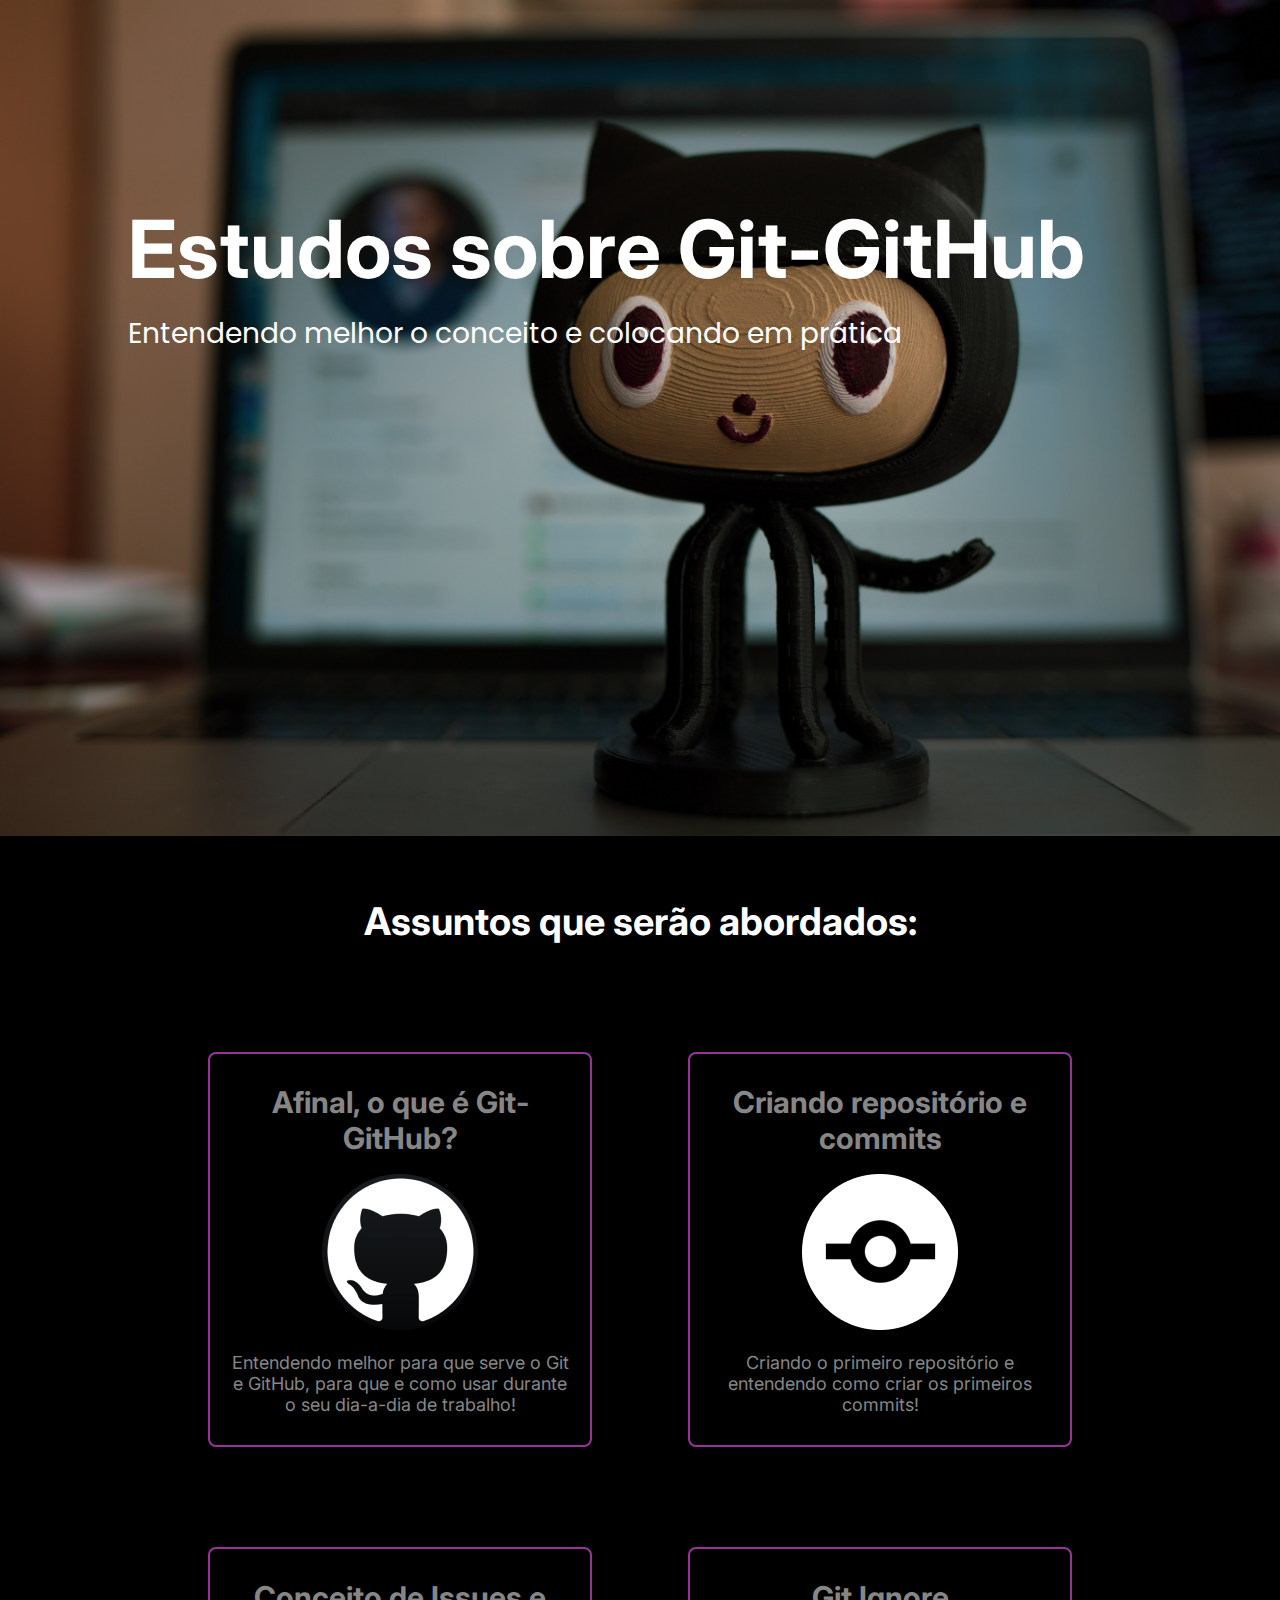
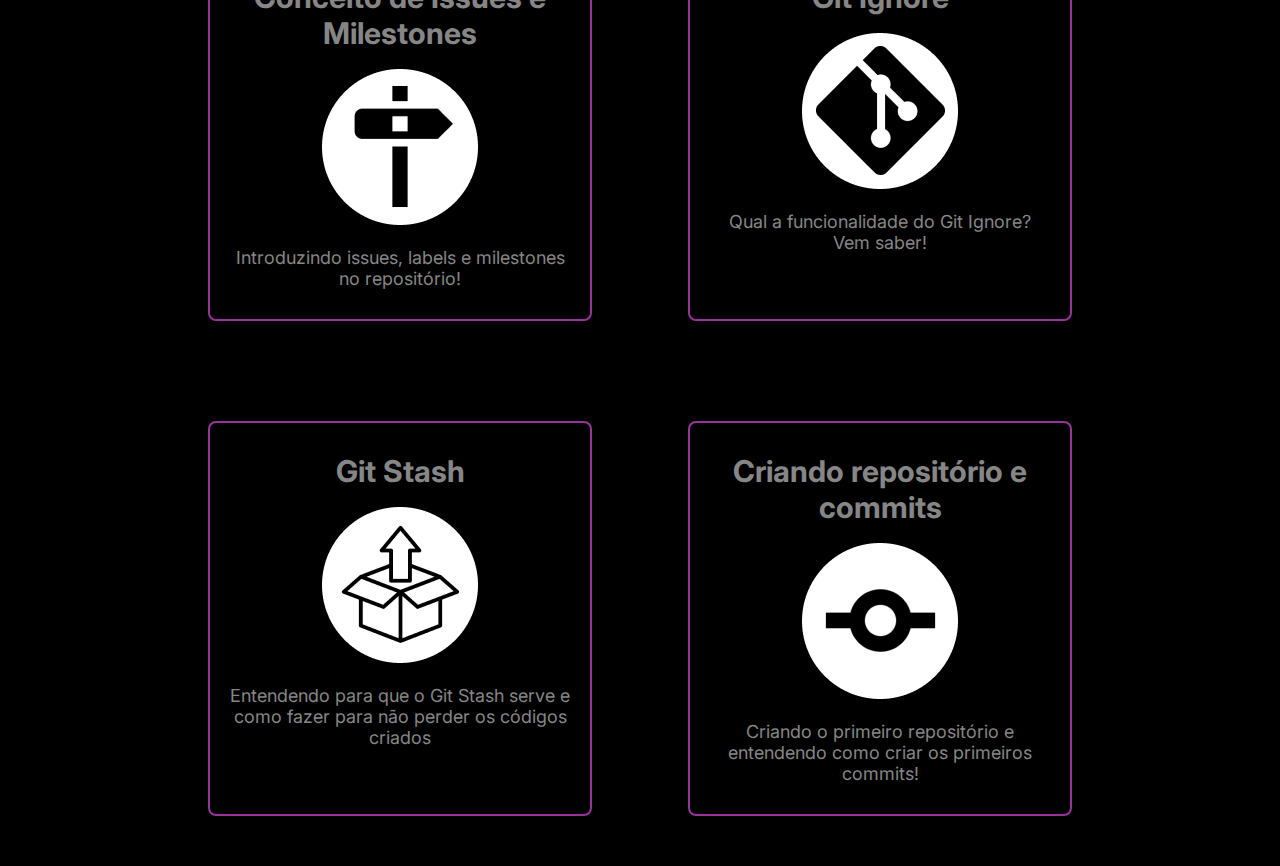
<file: index.html>
<!DOCTYPE html>
<html lang="pt-br">
<head>
    <meta charset="UTF-8">
    <meta name="viewport" content="width=device-width, initial-scale=1.0">
    <title>Estudos sobre Git-GitHub</title>
    <link rel="stylesheet" href="style.css">
</head>
<body>
    <header>
        <div class="caixa">
            <img class="github" src="assets/github.jpg" alt="imagem-github">

            <nav> <h1>Estudos sobre Git-GitHub</h1>
                <h2 class="subtitulo"> Entendendo melhor o conceito e colocando em prática</h2>
            </nav>
        </div>

        <main>
            <h2 class="assunto-principal">Assuntos que serão abordados: </h2>
            <ul class="itens-estudo">
                <li>
                    <h2><a href="page1/page1.html">Afinal, o que é Git-GitHub?</a></h2>
                    <img src="assets/icone-git.png.png" alt="icone">
                    <p class="descricao">Entendendo melhor para que serve o Git e GitHub, para que e como usar durante o seu dia-a-dia de trabalho!</p>
                </li>
                <li>
                    <h2><a href="page2/page2.html">Criando repositório e commits</a></h2>
                    <img src="assets/commit.png" alt="icone">
                    <p class="descricao">Criando o primeiro repositório e entendendo como criar os primeiros commits!</p>
                </li>
                
            </ul>

            <ul class="itens-estudo2">
                <li>
                    <h2><a href="page3/page3.html">Conceito de Issues e Milestones</a></h2>
                    <img src="assets/milestones.png" alt="icone">
                    <p class="descricao">Introduzindo issues, labels e milestones no repositório!</p>
                </li>
                <li>
                    <h2><a href="page4/page4.html">Git Ignore</a></h2>
                    <img src="assets/gitignore.png" alt="icone">
                    <p class="descricao">Qual a funcionalidade do Git Ignore? Vem saber!</p>
                </li>
                
            </ul>

            <ul class="itens-estudo">
                <li>
                    <h2><a href="page5/page5.html">Git Stash</a></h2>
                    <img src="assets/stash.png" alt="icone">
                    <p class="descricao">Entendendo para que o Git Stash serve e como fazer para não perder os códigos criados</p>
                </li>
                <li>
                    <h2><a href="page2/page2.html">Criando repositório e commits</a></h2>
                    <img src="assets/commit.png" alt="icone">
                    <p class="descricao">Criando o primeiro repositório e entendendo como criar os primeiros commits!</p>
                </li>
                
            </ul>
        </main>
        
    </header>
    
</body>
</html>
</file>
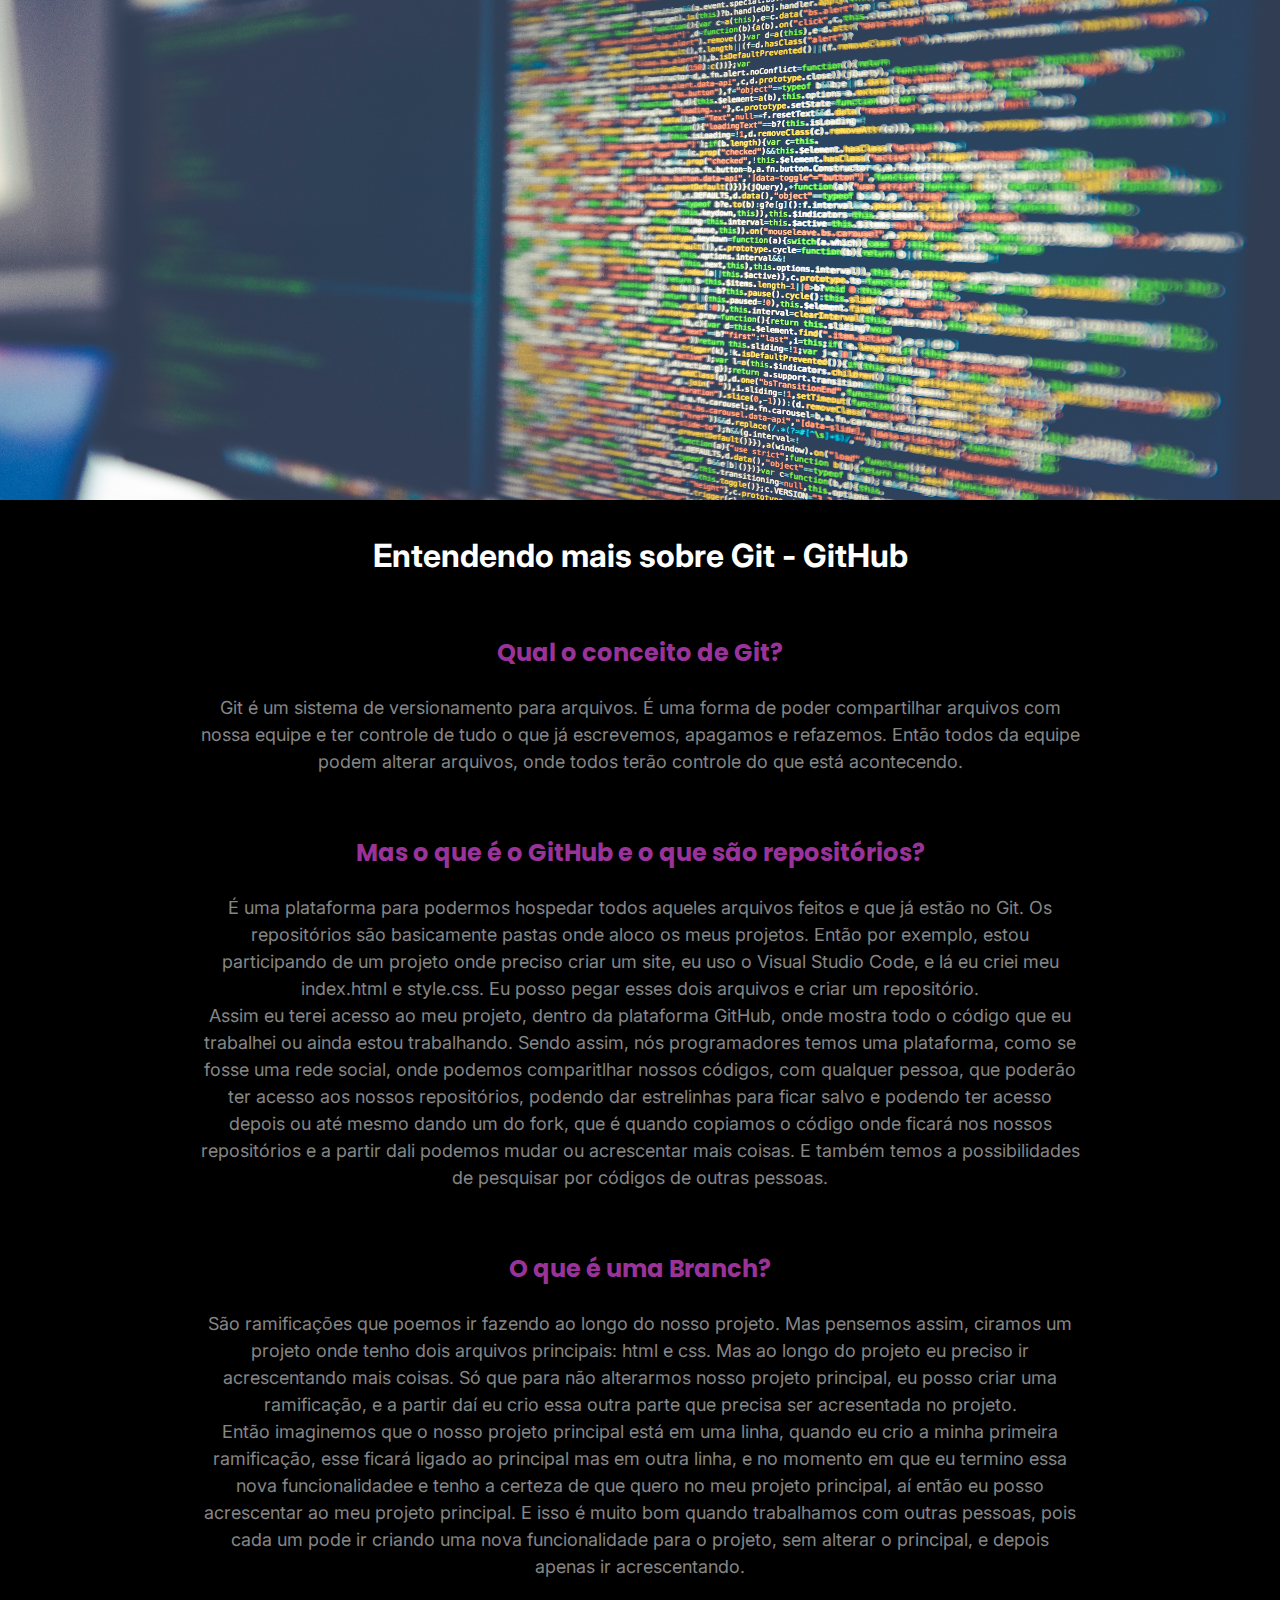
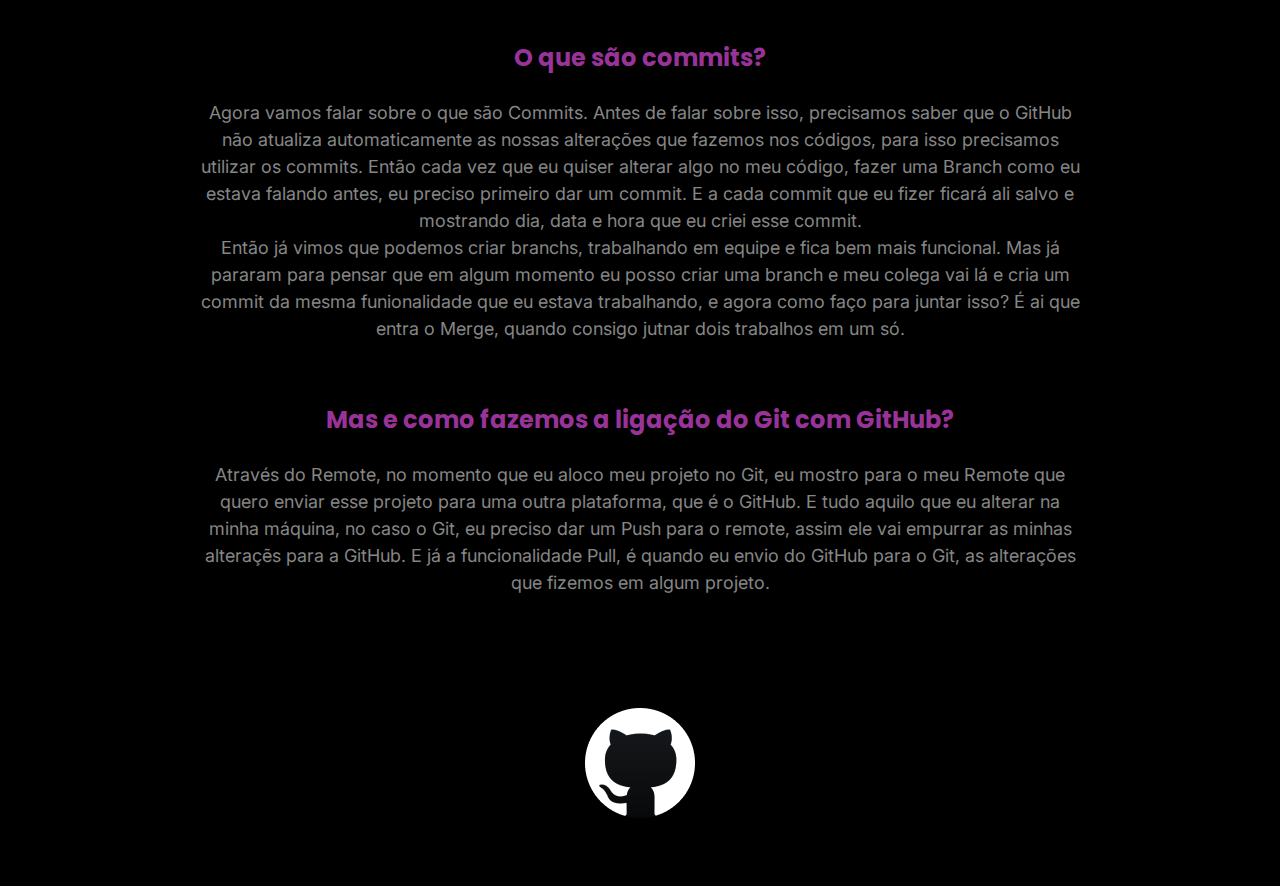
<file: page1/page1.html>
<!DOCTYPE html>
<html lang="pt-br">
<head>
    <meta charset="UTF-8">
    <meta name="viewport" content="width=device-width, initial-scale=1.0">
    <title>Estudos sobre Git-GitHub</title>
    <link rel="stylesheet" href="page1.css">
    
</head>
<body>

    <img class="principal" src="page1.jpeg" alt="">
    
    <div class="page1">

        <h1 class="titulo">Entendendo mais sobre Git - GitHub</h1>

        <h2 class="subtitulo">Qual o conceito de Git?</h2>
        <p class="texto">
            Git é um sistema de versionamento para arquivos. É uma forma de poder compartilhar arquivos com nossa equipe e ter controle de tudo o que já escrevemos, apagamos e refazemos.
            Então todos da equipe podem alterar arquivos, onde todos terão controle do que está acontecendo.
        </p>

        <h2 class="subtitulo">
            Mas o que é o GitHub e o que são repositórios?
        </h2>
        <p class="texto">
            É uma plataforma para podermos hospedar todos aqueles arquivos feitos e que já estão no Git.
            Os repositórios são basicamente pastas onde aloco os meus projetos. Então por exemplo, estou participando de um projeto onde preciso criar um site, eu uso o Visual Studio Code, e lá eu criei meu index.html e style.css. Eu posso pegar esses dois arquivos e criar um repositório.<br>
            Assim eu terei acesso ao meu projeto, dentro da plataforma GitHub, onde mostra todo o código que eu trabalhei ou ainda estou trabalhando. Sendo assim, nós programadores temos uma plataforma, como se fosse uma rede social, onde podemos comparitlhar nossos códigos, com qualquer pessoa, que poderão ter acesso aos nossos repositórios, podendo dar estrelinhas para ficar salvo e podendo ter acesso depois ou até mesmo dando um do fork, que é quando copiamos o código onde ficará nos nossos repositórios e a partir dali podemos mudar ou acrescentar mais coisas. 
            E também temos a possibilidades de pesquisar por códigos de outras pessoas.
        </p>

        <h2 class="subtitulo">O que é uma Branch?</h2>
        <p class="texto">
            São ramificações que poemos ir fazendo ao longo do nosso projeto. Mas pensemos assim, ciramos um projeto onde tenho dois arquivos principais: html e css. Mas ao longo do projeto eu preciso ir acrescentando mais coisas. 
            Só que para não alterarmos nosso projeto principal, eu posso criar uma ramificação, e a partir daí eu crio essa outra parte que precisa ser acresentada no projeto. <br>
            Então imaginemos que o nosso projeto principal está em uma linha, quando eu crio a minha primeira ramificação, esse ficará ligado ao principal mas em outra linha, e no momento em que eu termino essa nova funcionalidadee e tenho a certeza de que quero no  meu projeto principal, aí então eu posso acrescentar ao meu projeto principal. E isso é muito bom quando trabalhamos com outras pessoas, pois cada um pode ir criando uma nova funcionalidade para o projeto, sem alterar o principal, e depois apenas ir acrescentando.
        </p>

        <h2 class="subtitulo">O que são commits?</h2>
        <p class="texto">
            Agora vamos falar sobre o que são Commits. Antes de falar sobre isso, precisamos saber que o GitHub não atualiza automaticamente as nossas alterações que fazemos nos códigos, para isso precisamos utilizar os commits. 
            Então cada vez que eu quiser alterar algo no meu código, fazer uma Branch como eu estava falando antes, eu preciso primeiro dar um commit. E a cada commit que eu fizer ficará ali salvo e mostrando dia, data e hora que eu criei esse commit. <br>
            Então já vimos que podemos criar branchs, trabalhando em equipe e fica bem mais funcional. Mas já pararam para pensar que em algum momento eu posso criar uma branch e meu colega vai lá e cria um commit da mesma funionalidade que eu estava trabalhando, e agora como faço para juntar isso? 
            É ai que entra o Merge, quando consigo jutnar dois trabalhos em um só.
        </p>

        <h2 class="subtitulo">Mas e como fazemos a ligação do Git com GitHub?</h2>
        <p class="texto">
            Através do Remote, no momento que eu aloco meu projeto no Git, eu mostro para o meu Remote que quero enviar esse projeto para uma outra plataforma, que é o GitHub.
            E tudo aquilo que eu alterar na minha máquina, no caso o Git, eu preciso dar um Push para o remote, assim ele vai empurrar as minhas alteraçẽs para a GitHub. E já a funcionalidade Pull, é quando eu envio do GitHub para o Git, as alterações que fizemos em algum projeto.
        </p>
        

            <img class="icone" src="icone-git.png" alt="icone">
        
    </div>
</body>
</html>
</file>
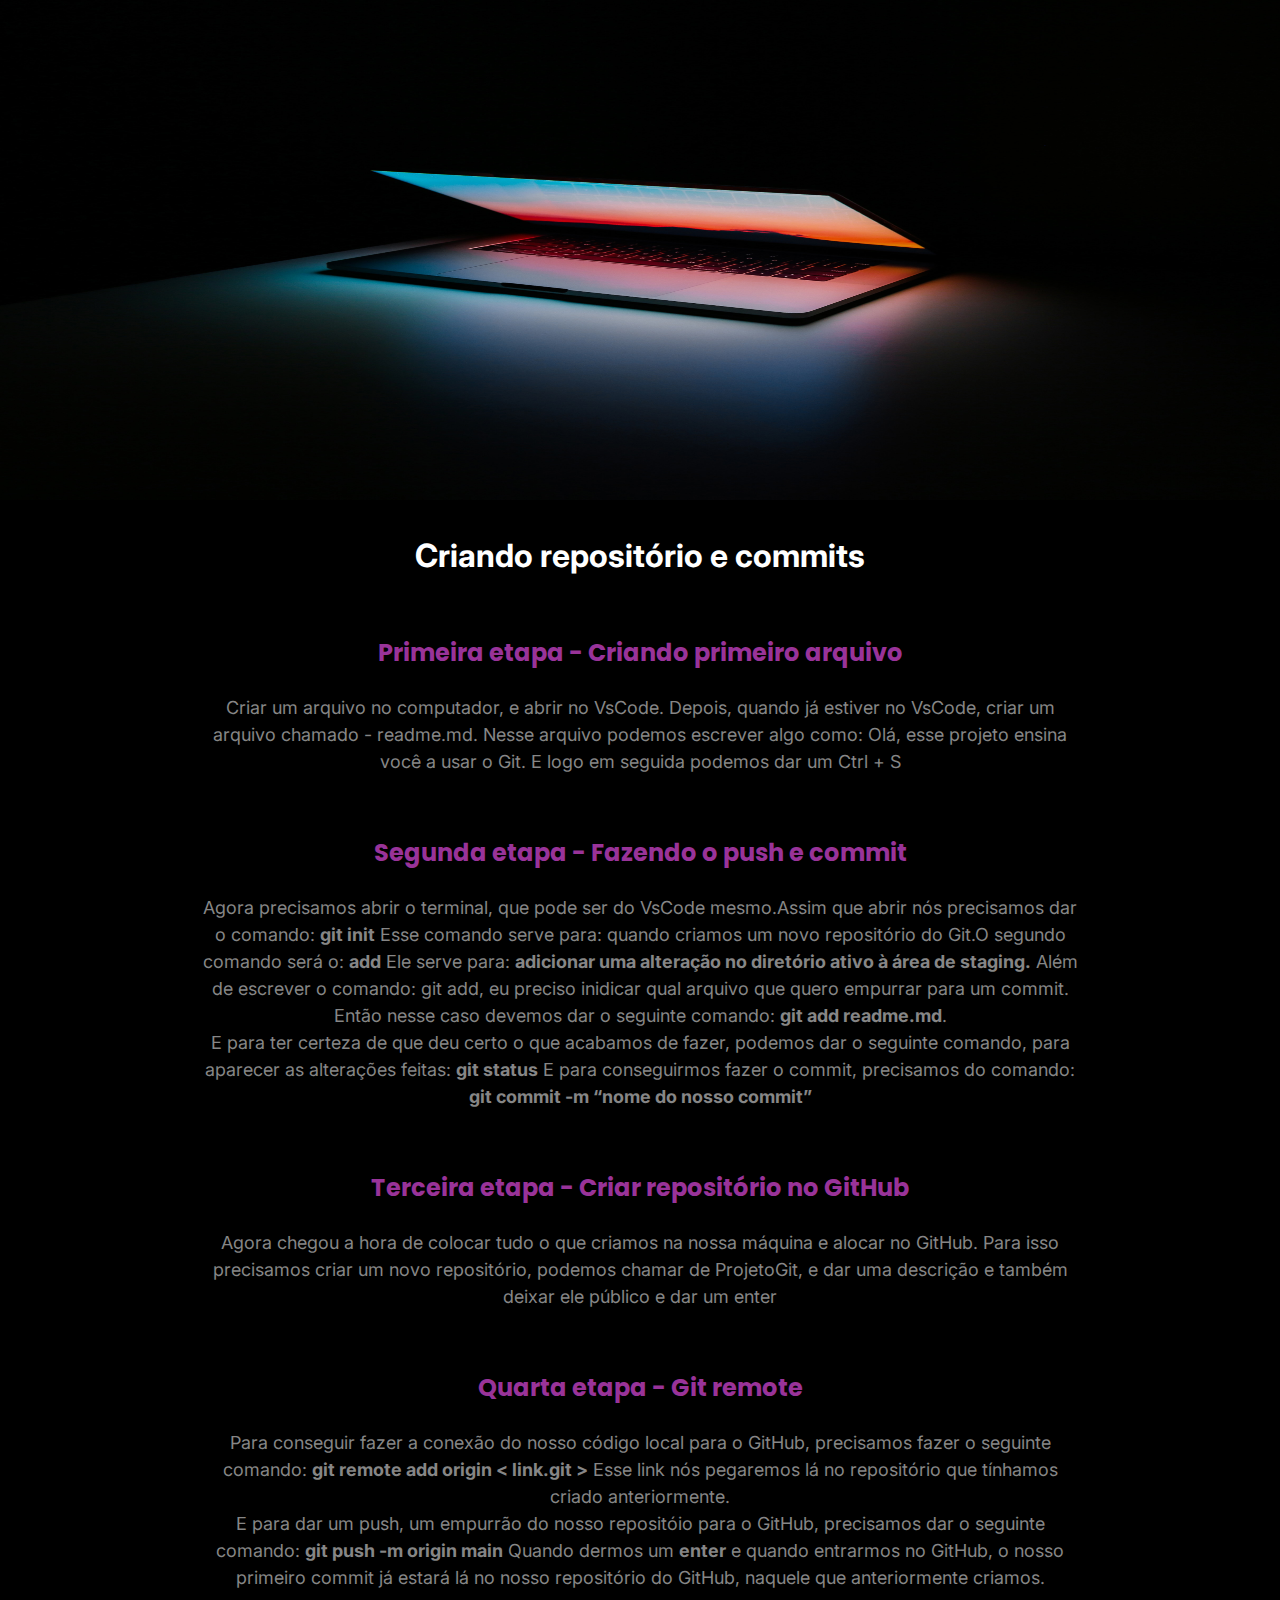
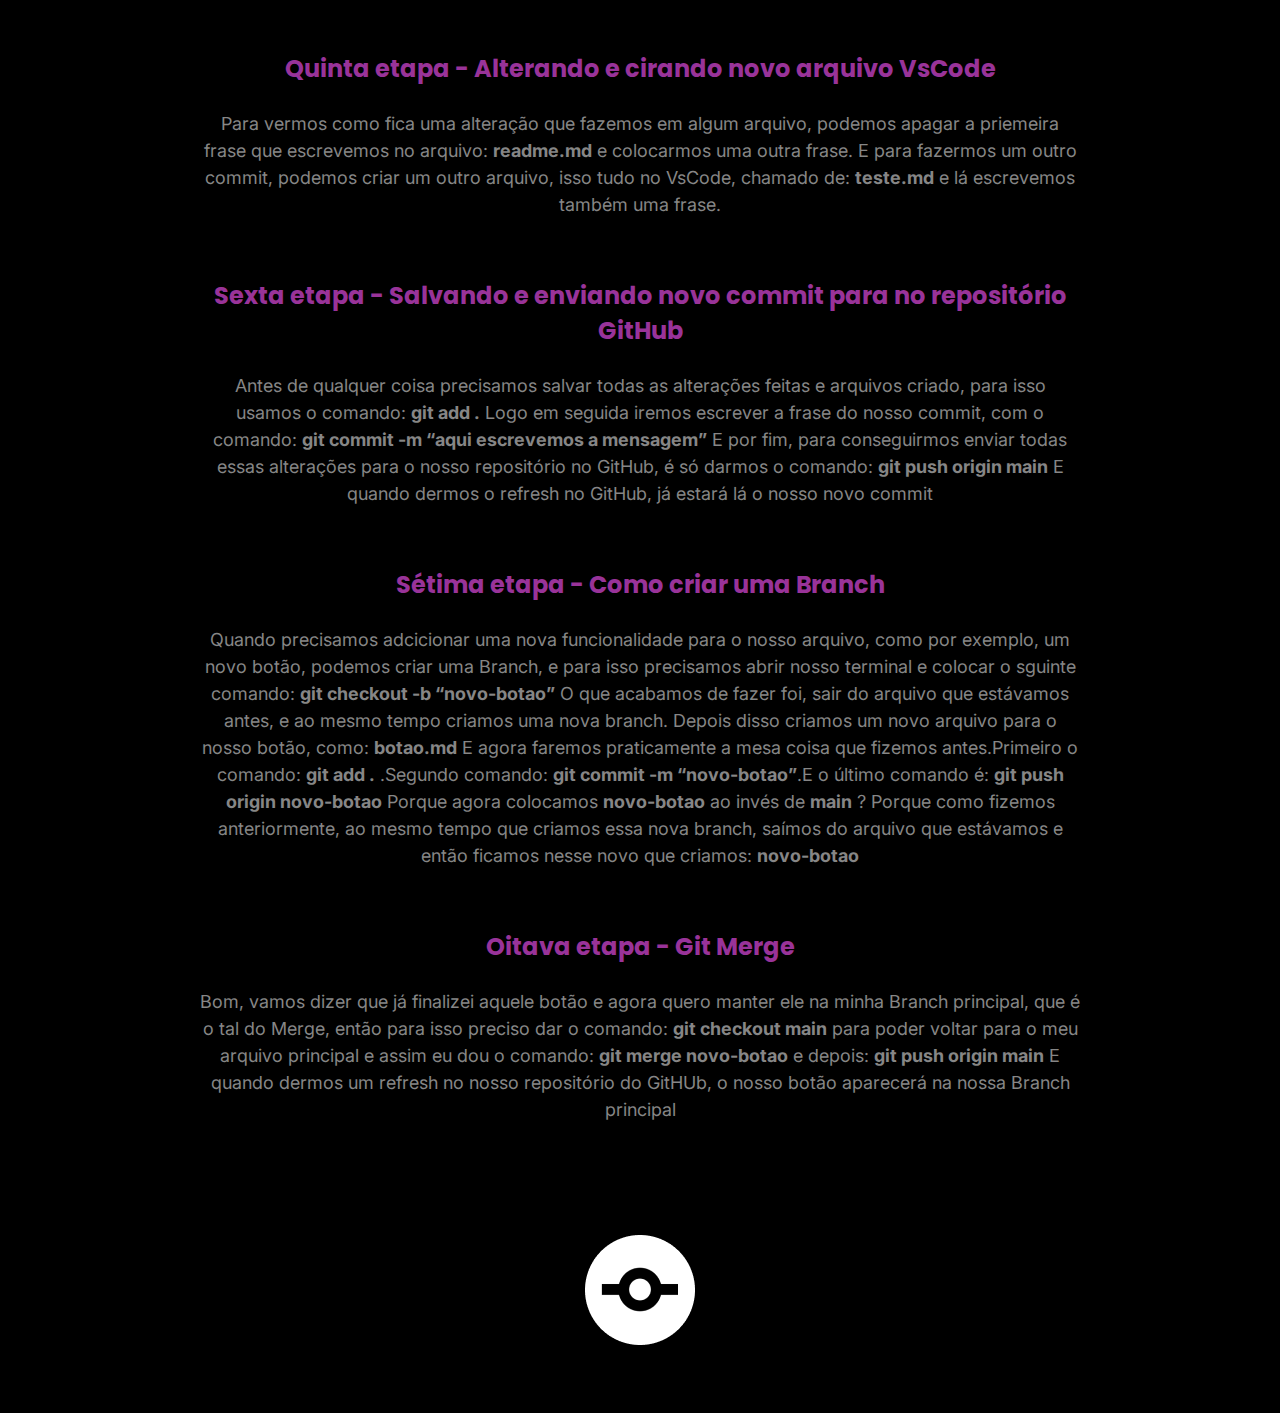
<file: page2/page2.html>
<!DOCTYPE html>
<html lang="en">
<head>
    <meta charset="UTF-8">
    <meta http-equiv="X-UA-Compatible" content="IE=edge">
    <meta name="viewport" content="width=device-width, initial-scale=1.0">
    <title>Estudos sobre Git-GitHub</title>
    <link rel="stylesheet" href="page2.css">
</head>
<body>
    <img class="principal" src="2.jpg" alt="">
    
    <div class="page2">

        <h1 class="titulo">Criando repositório e commits</h1>

        <h2 class="subtitulo">Primeira etapa - Criando primeiro arquivo</h2>
        <p class="texto">
            Criar um arquivo no computador, e abrir no VsCode. 
            Depois, quando já estiver no VsCode, criar um arquivo chamado - readme.md.
            Nesse arquivo podemos escrever algo como: Olá, esse projeto ensina você a usar o Git. E logo em seguida podemos dar um Ctrl + S
        </p>

        <h2 class="subtitulo">Segunda etapa - Fazendo o push e commit</h2>
        <p class="texto">
            Agora precisamos abrir o terminal, que pode ser do VsCode mesmo.Assim que abrir nós precisamos dar o comando: <strong>git init</strong>
            Esse comando serve para: quando criamos um novo repositório do Git.O segundo comando será o: <strong>add</strong> 
            Ele serve para: <strong>adicionar uma alteração no diretório ativo à área de staging.</strong>
            Além de escrever o comando: git add, eu preciso inidicar qual arquivo que quero empurrar para um commit. Então nesse caso devemos dar o seguinte comando: <strong>git add readme.md</strong>. <br>
            E para ter certeza de que deu certo o que acabamos de fazer, podemos dar o seguinte comando, para aparecer as alterações feitas: <strong>git status</strong>
            E para conseguirmos fazer o commit, precisamos do comando: <strong>git commit -m “nome do nosso commit”</strong>
        </p>

        <h2 class="subtitulo">Terceira etapa - Criar repositório no GitHub</h2>
        <p class="texto">
            Agora chegou a hora de colocar tudo o que criamos na nossa máquina e alocar no GitHub.
            Para isso precisamos criar um novo repositório, podemos chamar de ProjetoGit, e dar uma descrição e também deixar ele público e dar um enter
        </p>

        <h2 class="subtitulo">Quarta etapa - Git remote</h2>
        <p class="texto">
            Para conseguir fazer a conexão do nosso código local para o GitHub, precisamos fazer o seguinte comando: <strong>git remote add origin < link.git ></strong>
            Esse link nós pegaremos lá no repositório que tínhamos criado anteriormente.<br>
            E para dar um push, um empurrão do nosso repositóio para o GitHub, precisamos dar o seguinte comando: <strong>git push -m origin main</strong>
            Quando dermos um <strong>enter</strong> e quando entrarmos no GitHub, o nosso primeiro commit já estará lá no nosso repositório do GitHub, naquele que anteriormente criamos.
        </p>

        <h2 class="subtitulo">Quinta etapa - Alterando e cirando novo arquivo VsCode</h2>
        <p class="texto">
            Para vermos como fica uma alteração que fazemos em algum arquivo, podemos apagar a priemeira frase que escrevemos no arquivo: <strong>readme.md</strong> e colocarmos uma outra frase.
            E para fazermos um outro commit, podemos criar um outro arquivo, isso tudo no VsCode, chamado de: <strong>teste.md</strong> e lá escrevemos também uma frase.
        </p>

        <h2 class="subtitulo">Sexta etapa - Salvando e enviando novo commit para no repositório GitHub</h2>
        <p class="texto">
            Antes de qualquer coisa precisamos salvar todas as alterações feitas e arquivos criado, para isso usamos o comando: <strong>git add .</strong>
            Logo em seguida iremos escrever a frase do nosso commit, com o comando: <strong>git commit -m “aqui escrevemos a mensagem”</strong>
            E por fim, para conseguirmos enviar todas essas alterações para o nosso repositório no GitHub, é só darmos o comando: <strong>git push origin main</strong>
            E quando dermos o refresh no GitHub, já estará lá o nosso novo commit
        </p>

        <h2 class="subtitulo">Sétima etapa - Como criar uma Branch</h2>
        <p class="texto">
            Quando precisamos adcicionar uma nova funcionalidade para o nosso arquivo, como por exemplo, um novo botão, podemos criar uma Branch, e para isso precisamos abrir nosso terminal e colocar o sguinte comando: <strong>git checkout -b “novo-botao”</strong>
            O que acabamos de fazer foi, sair do arquivo que estávamos antes, e ao mesmo tempo criamos uma nova branch.
            Depois disso criamos um novo arquivo para o nosso botão, como: <strong>botao.md</strong>
            E agora faremos praticamente a mesa coisa que fizemos antes.Primeiro o comando: <strong>git add .</strong> .Segundo comando: <strong>git commit -m “novo-botao”</strong>.E o último comando é: <strong>git push origin novo-botao</strong>
            Porque agora colocamos <strong>novo-botao</strong> ao invés de <strong>main</strong> ? Porque como fizemos anteriormente, ao mesmo tempo que criamos essa nova branch, saímos do arquivo que estávamos e então ficamos nesse novo que criamos: <strong>novo-botao</strong>
        </p>

        <h2 class="subtitulo">Oitava etapa - Git Merge</h2>
        <p class="texto">
            Bom, vamos dizer que já finalizei aquele botão e agora quero manter ele na minha Branch principal, que é o  tal do Merge, então para isso preciso dar o comando: <strong>git checkout main</strong>
            para poder voltar para o meu arquivo principal e assim eu dou o comando: <strong>git merge novo-botao</strong> e depois: <strong>git push origin main</strong>
            E quando dermos um refresh no nosso repositório do GitHUb, o nosso botão aparecerá na nossa Branch principal
        </p>
        
        <img class="icone" src="icone.png" alt="icone">
    </div>
            
</body>
</html>
</file>
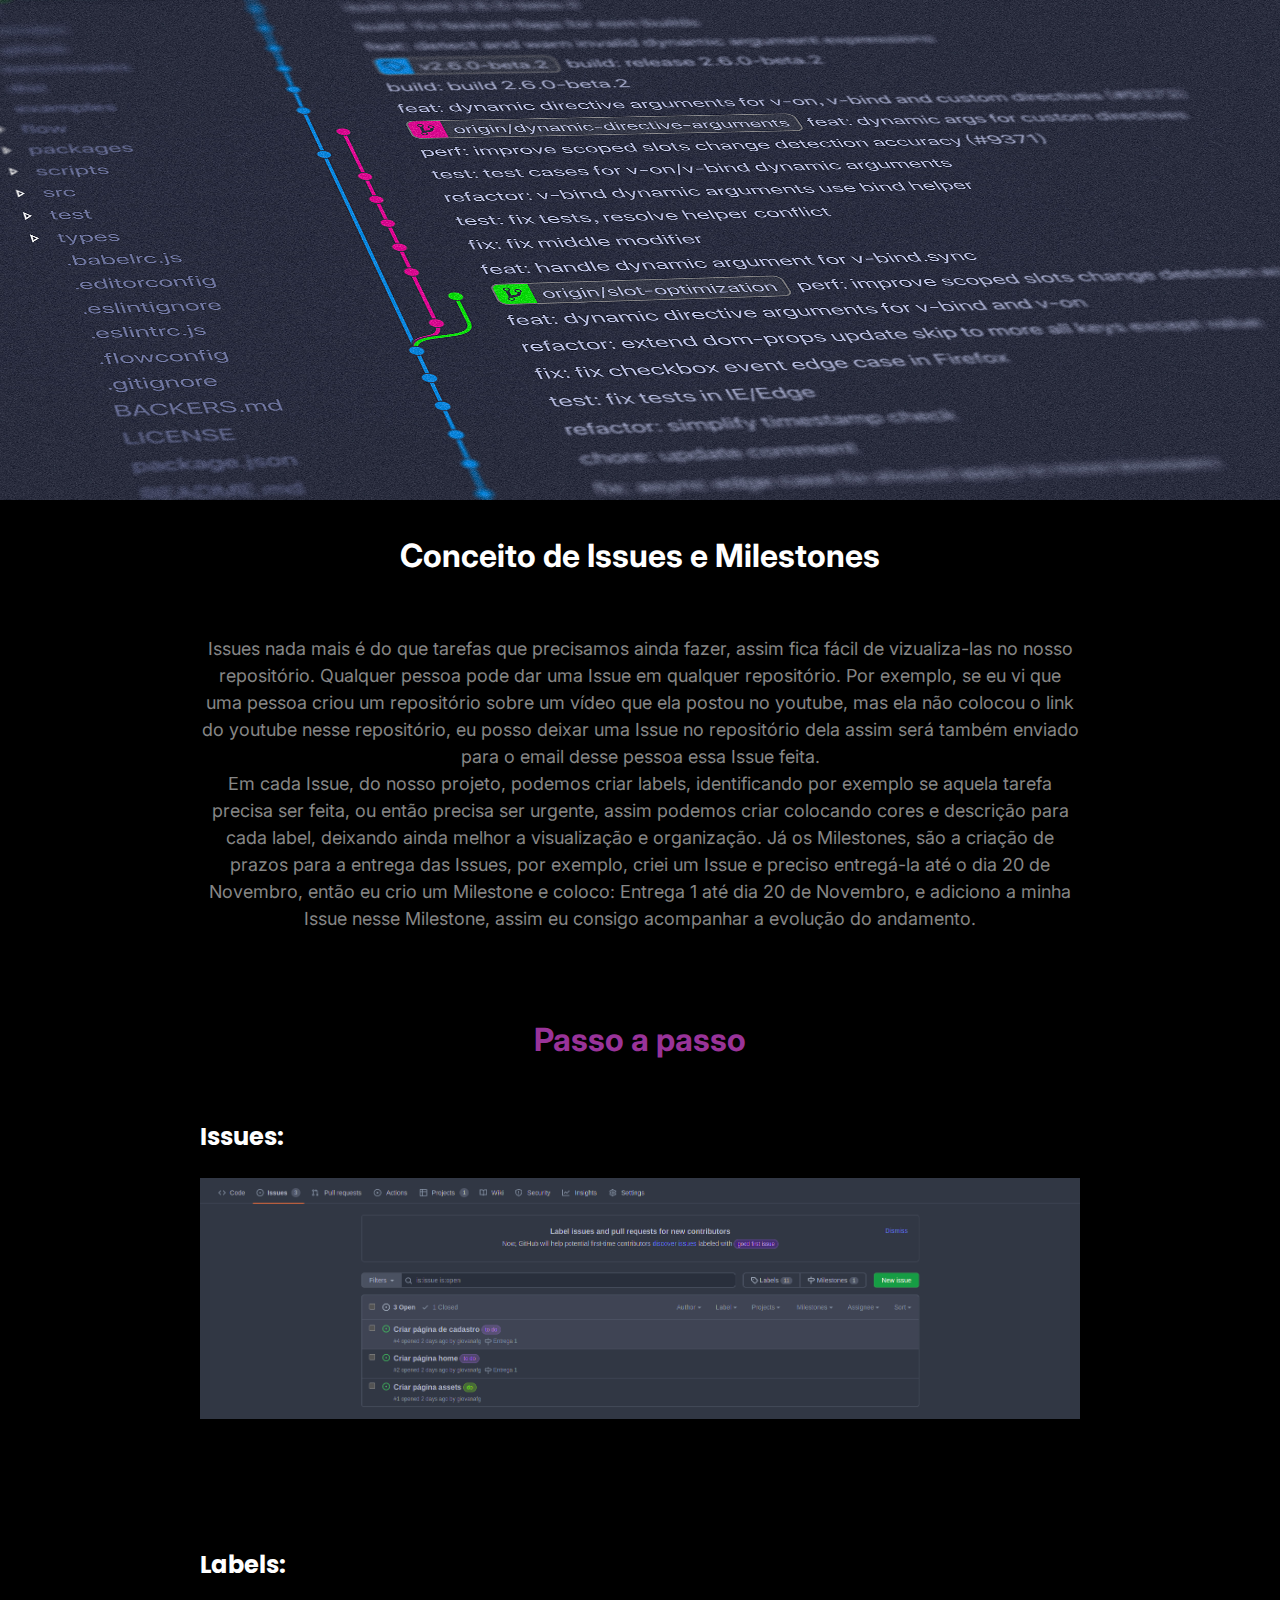
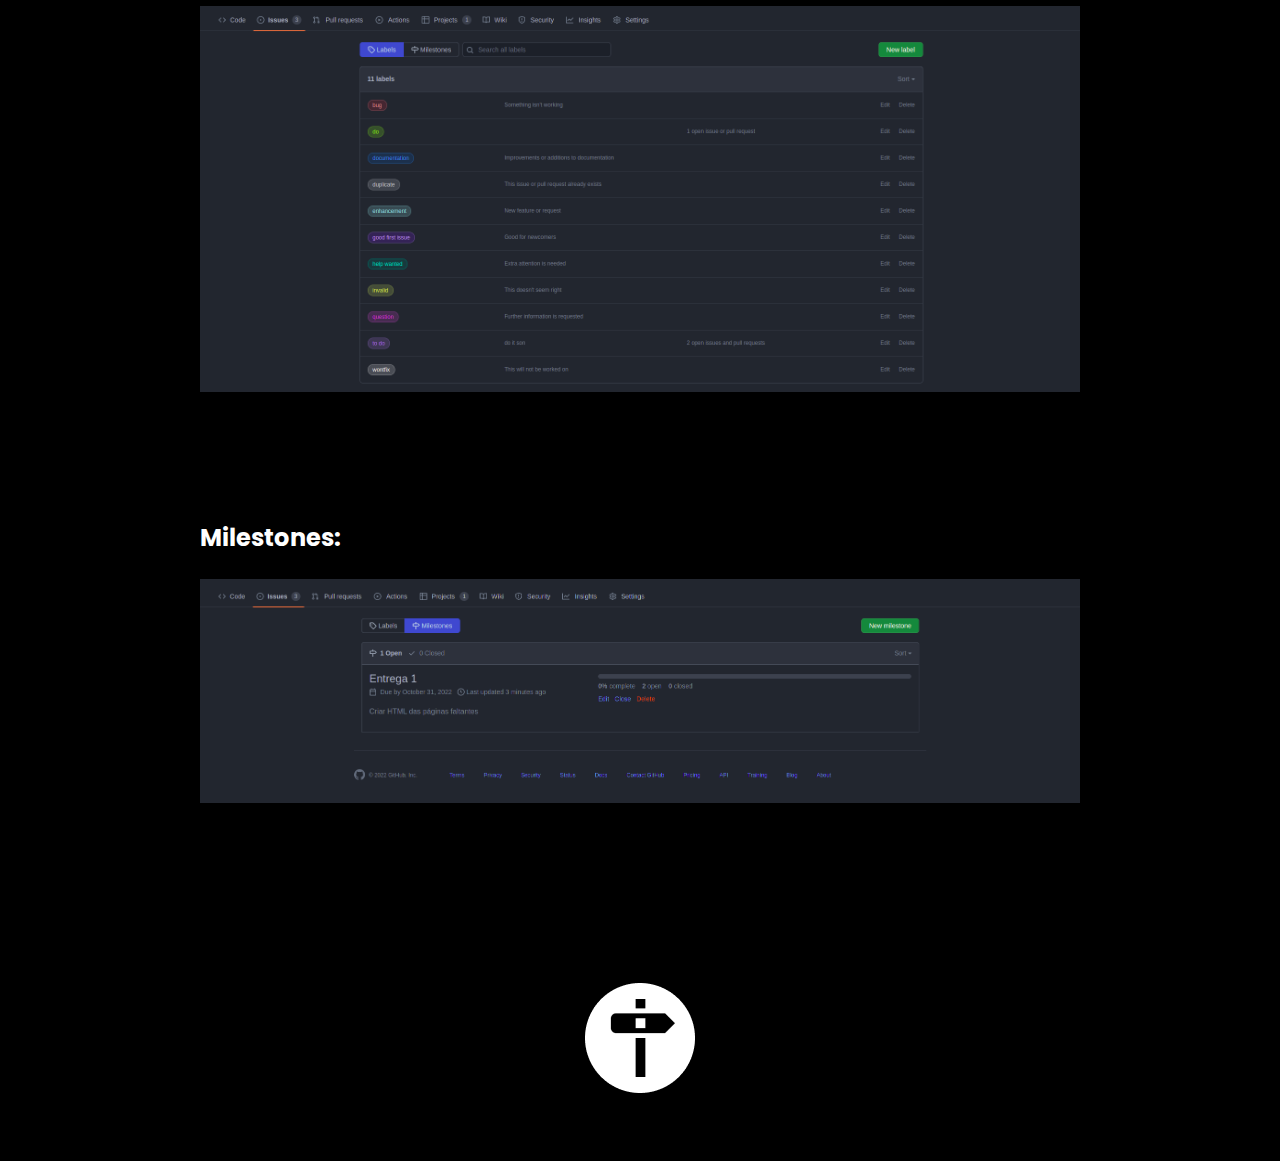
<file: page3/page3.html>
<!DOCTYPE html>
<html lang="pt-br">
<head>
    <meta charset="UTF-8">
    <meta name="viewport" content="width=device-width, initial-scale=1.0">
    <title>Estudos sobre Git-GitHub</title>
    <link rel="stylesheet" href="page3.css">
</head>
<body>
    
    <img class="principal" src="imagem.jpg" alt="">
    
    <div class="page3">

        <h1 class="titulo">Conceito de Issues e Milestones</h1>

        <p class="texto">
            Issues nada mais é do que tarefas que precisamos ainda fazer, assim fica fácil de vizualiza-las no nosso repositório.
            Qualquer pessoa pode dar uma Issue em qualquer repositório. Por exemplo, se eu vi que uma pessoa criou um repositório sobre um vídeo que ela postou no youtube, mas ela não colocou o link do youtube nesse repositório, eu posso deixar uma Issue no repositório dela assim será também enviado para o email desse pessoa essa Issue feita.<br>
            Em cada Issue, do nosso projeto, podemos criar labels, identificando por exemplo se aquela tarefa precisa ser feita, ou então precisa ser urgente, assim podemos criar colocando cores e descrição para cada label, deixando ainda melhor a visualização e organização.
            Já os Milestones, são a criação de prazos para a entrega das Issues, por exemplo, criei um Issue e preciso entregá-la até o dia 20 de Novembro, então eu crio um Milestone e coloco: Entrega 1 até dia 20 de Novembro, e adiciono a minha Issue nesse Milestone, assim eu consigo acompanhar a evolução do andamento.
        </p>

        <h1 class="titulo2">Passo a passo</h1>     
        
    <div class="caixa">
        <h2 class="subtitulo">Issues:</h2>

        <img class="img-principal" src="issues.png" alt="imagem-issues">
    </div>
    
    <div class="caixa">
        <h2 class="subtitulo">Labels:</h2>
        
        <img class="img-principal" src="labels.png" alt="imagem-labels">
    </div>

    <div class="caixa">
        <h2 class="subtitulo">Milestones:</h2>
        
        <img class="img-principal" src="milestones.png" alt="imagem-milestones">
    </div>
        

            <img class="icone" src="icone.png" alt="icone">
        
    </div>

</body>
</html>
</file>
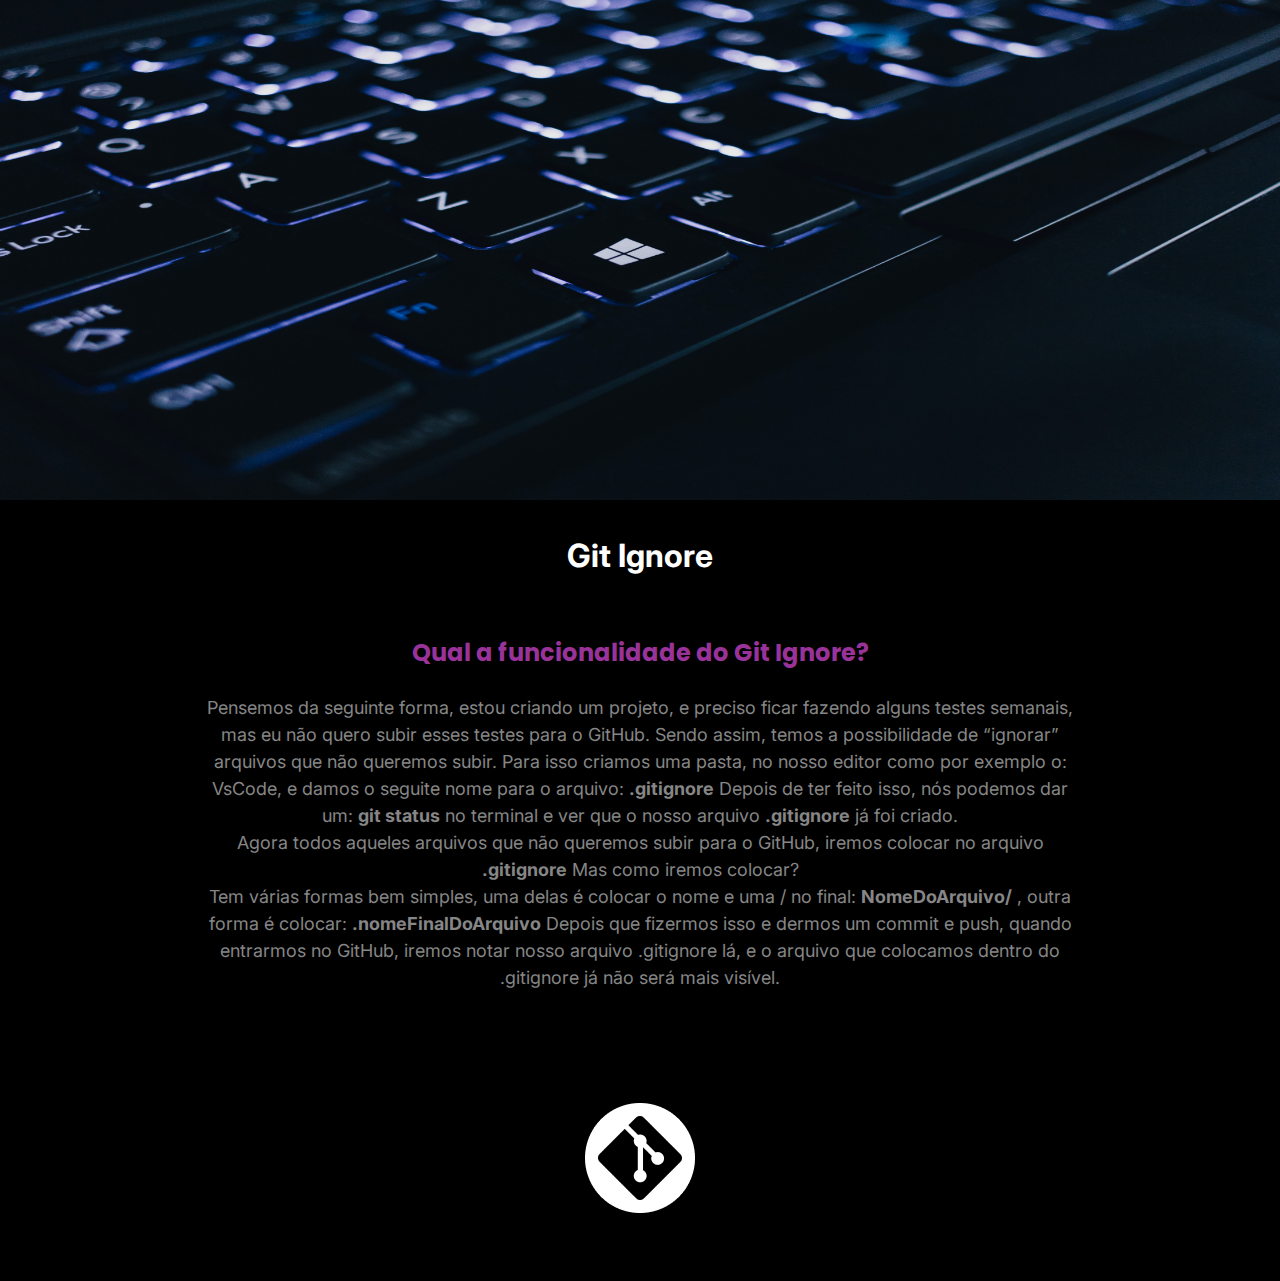
<file: page4/page4.html>
<!DOCTYPE html>
<html lang="pt-br">
<head>
    <meta charset="UTF-8">
    <meta name="viewport" content="width=device-width, initial-scale=1.0">
    <title>Estudos sobre Git-GitHub</title>
    <link rel="stylesheet" href="page4.css">
</head>
<body>
    <img class="principal" src="imagem.jpg" alt="">
    
    <div class="page4">

        <h1 class="titulo">Git Ignore</h1>

        <h2 class="subtitulo">Qual a funcionalidade do Git Ignore?</h2>
        <p class="texto">
            Pensemos da seguinte forma, estou criando um projeto, e preciso ficar fazendo alguns testes semanais, mas eu não quero subir esses testes para o GitHub. Sendo assim, temos a possibilidade de “ignorar” arquivos que não queremos subir.
            Para isso criamos uma pasta, no nosso editor como por exemplo o: VsCode, e damos o seguite nome para o arquivo: <strong>.gitignore</strong>
            Depois de ter feito isso, nós podemos dar um: <strong>git status</strong> no terminal e ver que o nosso arquivo <strong>.gitignore</strong> já foi criado. <br>
            Agora todos aqueles arquivos que não queremos subir para o GitHub, iremos colocar no arquivo <strong>.gitignore</strong>
            Mas como iremos colocar? <br>Tem várias formas bem simples, uma delas é colocar o nome e uma / no final: <strong>NomeDoArquivo/</strong> , outra forma é colocar: <strong>.nomeFinalDoArquivo</strong>
            Depois que fizermos isso e dermos um commit e push, quando entrarmos no GitHub, iremos notar nosso arquivo .gitignore lá, e o arquivo que colocamos dentro do .gitignore já não será mais visível.
        </p>

        <img class="icone" src="icone.png" alt="icone">

    </div>

</body>
</html>
</file>
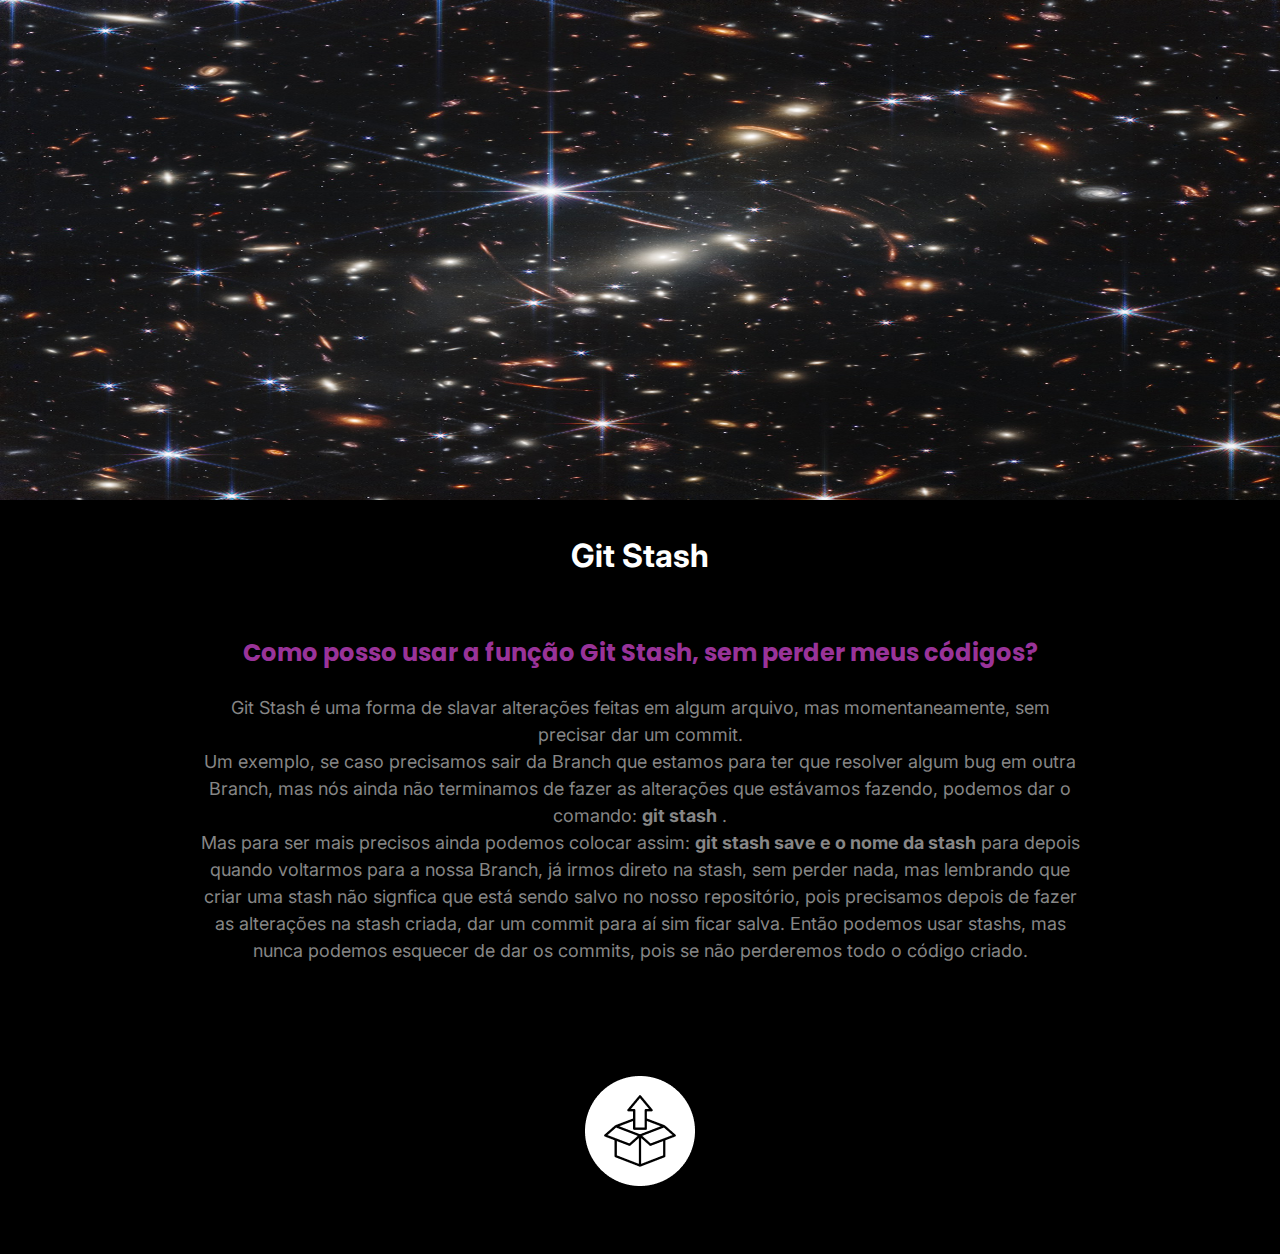
<file: page5/page5.html>
<!DOCTYPE html>
<html lang="pt-br">
<head>
    <meta charset="UTF-8">
    <meta name="viewport" content="width=device-width, initial-scale=1.0">
    <title>Estudos sobre Git-GitHub</title>
    <link rel="stylesheet" href="page5.css">
</head>
<body>
    <img class="principal" src="imagem.jpg" alt="">
    
    <div class="page5">

        <h1 class="titulo">Git Stash</h1>

        <h2 class="subtitulo">Como posso usar a função Git Stash, sem perder meus códigos?</h2>
        <p class="texto">
            Git Stash é uma forma de slavar alterações feitas em algum arquivo, mas momentaneamente, sem precisar dar um commit.<br>
            Um exemplo, se caso precisamos sair da Branch que estamos para ter que resolver algum bug em outra Branch, mas nós ainda não terminamos de fazer as alterações que estávamos fazendo, podemos dar o comando: <strong>git stash</strong> . <br> Mas para ser mais precisos ainda podemos colocar assim: <strong>git stash save e o nome da stash</strong> para depois quando voltarmos para a nossa Branch, já irmos direto na stash, sem perder nada, mas lembrando que criar uma stash não signfica que está sendo salvo no nosso repositório, pois precisamos depois de fazer as alterações na stash criada, dar um commit para aí sim ficar salva.
            Então podemos usar stashs, mas nunca podemos esquecer de dar os commits, pois se não perderemos todo o código criado.
        </p>

        <img class="icone" src="icone.png" alt="icone">

    </div>
</body>
</html>
</file>
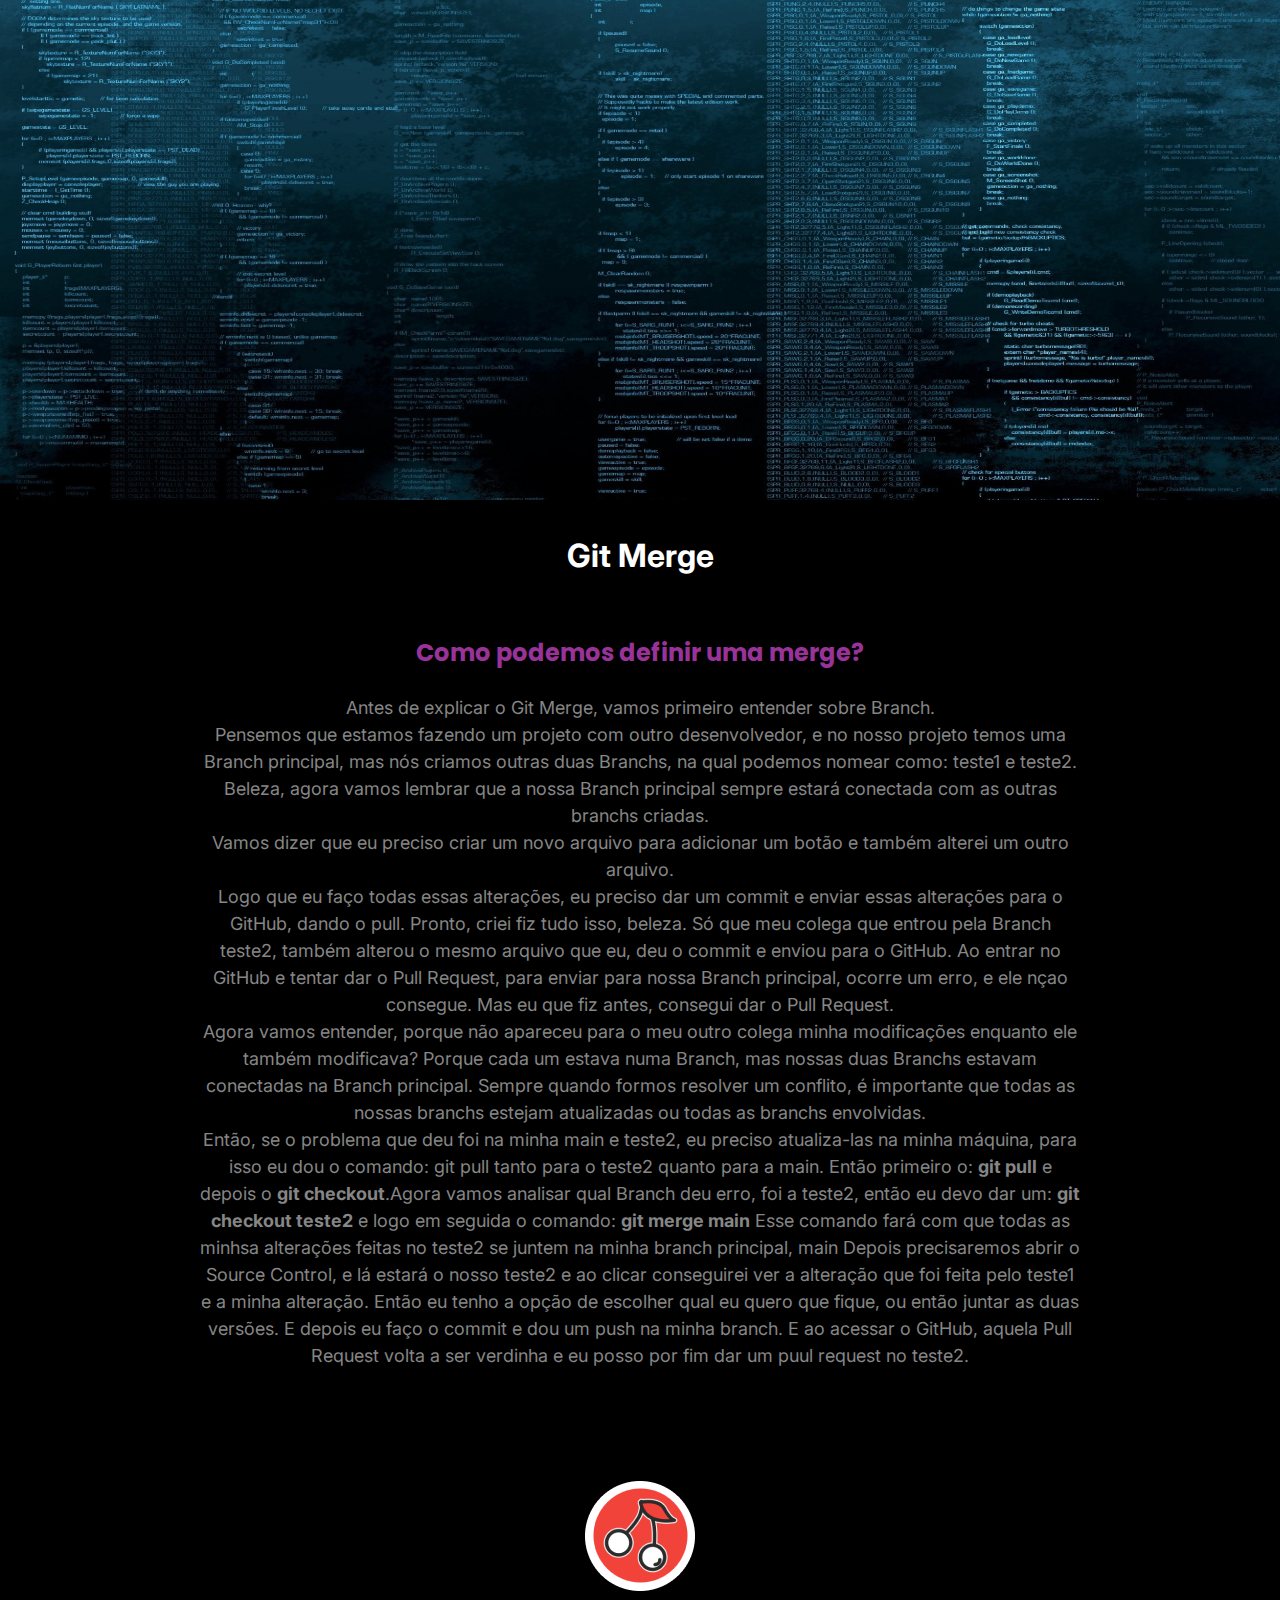
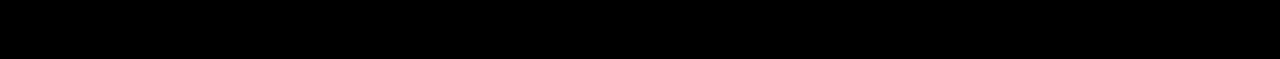
<file: page6/page6.html>
<!DOCTYPE html>
<html lang="pt-br">
<head>
    <meta charset="UTF-8">
    <meta name="viewport" content="width=device-width, initial-scale=1.0">
    <title>Estudos sobre Git-GitHub</title>
    <link rel="stylesheet" href="page6.css">
</head>
<body>
    <img class="principal" src="imagem.jpg" alt="">
    
    <div class="page5">

        <h1 class="titulo">Git Merge</h1>

        <h2 class="subtitulo">Como podemos definir uma merge?</h2>
        <p class="texto">
            Antes de explicar o Git Merge, vamos primeiro entender sobre Branch.<br>
            Pensemos que estamos fazendo um projeto com outro desenvolvedor, e no nosso projeto temos uma Branch principal, mas nós criamos outras duas Branchs, na qual podemos nomear como: teste1 e teste2.
            Beleza, agora vamos lembrar que a nossa Branch principal sempre estará conectada com as outras branchs criadas. <br> Vamos dizer que eu preciso criar um novo arquivo para adicionar um botão e também alterei um outro arquivo.<br> Logo que eu faço todas essas alterações, eu preciso dar um commit e enviar essas alterações para o GitHub, dando o pull. 
            Pronto, criei fiz tudo isso, beleza. Só que meu colega que entrou pela Branch teste2, também alterou o mesmo arquivo que eu, deu o commit e enviou para o GitHub. Ao entrar no GitHub e tentar dar o Pull Request, para enviar para nossa Branch principal, ocorre um erro, e ele nçao consegue. Mas eu que fiz antes, consegui dar o Pull Request.<br>
            Agora vamos entender, porque não apareceu para o meu outro colega minha modificações enquanto ele também modificava? Porque cada um estava numa Branch, mas nossas duas Branchs estavam conectadas na Branch principal.
            Sempre quando formos resolver um conflito, é importante que todas as nossas branchs estejam atualizadas ou todas as branchs envolvidas.<br>

            Então, se o problema que deu foi na minha main e teste2, eu preciso atualiza-las na minha máquina, para isso eu dou o comando: git pull tanto para o teste2 quanto para a main.
            Então primeiro o: <strong>git pull</strong> e depois o <strong>git checkout</strong>.Agora vamos analisar qual Branch deu erro, foi a teste2, então eu devo dar um: <strong>git checkout teste2</strong>  e logo em seguida o comando: <strong>git merge main</strong>
            Esse comando fará com que todas as minhsa alterações feitas no teste2 se juntem na minha branch principal, main
            Depois precisaremos abrir o Source Control, e lá estará o nosso teste2 e ao clicar conseguirei ver a alteração que foi feita pelo teste1 e a minha alteração. Então eu tenho a opção de escolher qual eu quero que fique, ou então juntar as duas versões. E depois eu faço o commit e dou um push na minha branch. E ao acessar o GitHub, aquela Pull Request volta a ser verdinha e eu posso por fim dar um puul request no teste2.
        </p>

        <img class="icone" src="icone.png" alt="icone">

    </div>
</body>
</html>
</file>
<file: style.css>
@import url('https://fonts.googleapis.com/css2?family=Inter&family=Poppins&display=swap');



* {
    margin: 0;
    border: 0;
    
}

body {
    background: #000000;

}

.caixa {
text-align: center;   
 
}

.github {
    width: 100%;
}


nav {
    font-family: 'Inter', sans-serif;
    font-weight: 400;
    font-size: 40px;
    padding-top: 16px;
    position: absolute;
    top: 200px;
    padding: 0 10%;
    color: rgb(255, 255, 255);
    text-align: center;

    
}

.subtitulo {
    color: #868686;

    font-family: 'Poppins', sans-serif;
    font-weight: 400;
    font-size: 28px;
    font-weight: 400;
    padding-top: 16px;
    position: absolute;
    color: rgb(255, 255, 255);
}

.assunto-principal {
    color: #FFFFFF;
    font-family: 'Inter', sans-serif;
    font-weight: 400;
    font-weight: bold;
    text-align: center;
    font-size: 38px;
    font-style: normal;
    padding-top: 58px;
    padding-bottom: 58px;
}



.itens-estudo {
    display: flex;
    justify-content: space-around;
    padding: 50px 160px;
}

.itens-estudo li {
    display: inline-block;
    text-align: center;
    width: 40%;
    vertical-align: top;
    padding: 30px 20px;
    box-sizing: border-box;
    border-color: #993399;
    border-width: 2px;
    border-radius: 8px;
    border-style: solid;   
    
}

.itens-estudo li:hover {
    width: 45%;
    border-color: #993399;
    border-width: 3px;
       
}

.itens-estudo:active {
    border-color: rgb(218, 144, 8);
}



.itens-estudo2 {
    display: flex;
    justify-content: space-around;
    padding: 50px 160px;
}

.itens-estudo2 li {
    display: inline-block;
    text-align: center;
    width: 40%;
    vertical-align: top;
    padding: 30px 20px;
    box-sizing: border-box;
    border-color: #993399;
    border-width: 2px;
    border-radius: 8px;
    border-style: solid;   
    
}

.itens-estudo2 li:hover {
   width: 45%;
   border-color: #993399;
   border-width: 3px;
    
    
}

.itens-estudo2:active {
    border-color: rgb(218, 144, 8);
}




a {
    text-decoration: none;
    color: #868686;

}

a:hover{
    text-decoration: none;
    color: #993399;

}


.itens-estudo h2 {
    font-family: 'Inter', sans-serif;
    font-weight: 400;
    font-size: 30px;
    font-weight: bold;
    padding-bottom: 18px;
}

.itens-estudo2 h2 {
    font-family: 'Inter', sans-serif;
    font-weight: 400;
    font-size: 30px;
    font-weight: bold;
    padding-bottom: 18px;
}

.descricao {
    font-size: 18px;
    padding-top: 18px;
    font-family: 'Inter', sans-serif;
    font-weight: 400;
    color: #868686;

}

.footer {
    text-align: center;   

}

.rodape {
    background: #313030;
    padding: 64px 0 64px 0;
    margin-top: 180px;
}

.descrição-gi {
    font-size: 24px;
    padding-top: 18px;
    font-family: 'Inter', sans-serif;
    font-weight: 400;
    color: white;

}

.lista {
    list-style: none; 

}

.lista-redes-sociais {
    padding-top: 18px;
}

.link {
    text-decoration: none;
    font-size: 20px;
    padding-top: 18px;
    font-family: 'Inter', sans-serif;
    font-weight: 400;
    color: #868686;
    line-height: 160%;
    
    
}

.link:hover {
    color: rgb(59, 7, 75);
}
</file>
<file: page1/page1.css>
@import url('https://fonts.googleapis.com/css2?family=Inter&family=Poppins&display=swap');


* {
    margin: 0;
    border: 0;
    
}

body {
    background: #000000;
    color: #868686;
}

.principal {
    width: 100%;
   height: 500px;

}




.page1 {
    text-align: center;
    justify-content: center;
    padding: 200px;
    padding-top: 32px;
    padding-bottom: 64px;

}

.titulo {
    font-family: 'Inter', sans-serif;
    font-weight: 400;
    font-weight: bold;
    color: white;
}

.subtitulo {
   padding-top: 60px;
   padding-bottom: 24px;
   font-family: 'Poppins', sans-serif;
   font-weight: 400;
   font-weight: bold;
   color: #993399;

}

.texto {
    font-family: 'Inter', sans-serif;
    font-style: normal;
    font-weight: 400;
    font-size: 18px;
    line-height: 150%;
}

.icone {
    padding-top: 112px;
    
}
</file>
<file: page2/page2.css>
@import url('https://fonts.googleapis.com/css2?family=Inter&family=Poppins&display=swap');


* {
    margin: 0;
    border: 0;
    
}

body {
    background: #000000;
    color: #868686;
}

.principal {
    width: 100%;
   height: 500px;

}




.page2 {
    text-align: center;
    justify-content: center;
    padding: 200px;
    padding-top: 32px;
    padding-bottom: 64px;

}

.titulo {
    font-family: 'Inter', sans-serif;
    font-weight: 400;
    font-weight: bold;
    color: white;
}

.subtitulo {
   padding-top: 60px;
   padding-bottom: 24px;
   font-family: 'Poppins', sans-serif;
   font-weight: 400;
   font-weight: bold;
   color: #993399;

}

.texto {
    font-family: 'Inter', sans-serif;
    font-style: normal;
    font-weight: 400;
    font-size: 18px;
    line-height: 150%;
}

.icone {
    padding-top: 112px;
    
}
</file>
<file: page3/page3.css>
@import url('https://fonts.googleapis.com/css2?family=Inter&family=Poppins&display=swap');


* {
    margin: 0;
    border: 0;
    
}

body {
    background: #000000;
    color: #868686;
}

.principal {
    width: 100%;
   height: 500px;

}


.page3 {
    text-align: center;
    justify-content: center;
    padding: 200px;
    padding-top: 32px;
    padding-bottom: 64px;

}

.titulo {
    font-family: 'Inter', sans-serif;
    font-weight: 400;
    font-weight: bold;
    color: white;
}

.titulo2 {
    font-family: 'Inter', sans-serif;
    font-weight: 400;
    font-weight: bold;
    color: #993399;;
    padding-top: 64px;
}

.subtitulo1 {
    padding-top: 60px;
    padding-bottom: 24px;
    font-family: 'Poppins', sans-serif;
    font-weight: 400;
    font-weight: bold;
    color: #993399;
 
 }

 .subtitulo {
    padding-top: 60px;
    padding-bottom: 24px;
    font-family: 'Poppins', sans-serif;
    font-weight: 400;
    font-weight: bold;
    color: white;
 
 }

.texto {
    padding-top: 60px;
   padding-bottom: 24px;
   color: #868686;
   font-family: 'Inter', sans-serif;
   font-style: normal;
   font-weight: 400;
   font-size: 18px;
   line-height: 150%;
}

.caixa {
    text-align: left;
    justify-content: center;
    padding-bottom: 64px;
    

}

.img-principal {
    width: 100%;
}

.icone {
    padding-top: 112px;
    
}
</file>
<file: page4/page4.css>
@import url('https://fonts.googleapis.com/css2?family=Inter&family=Poppins&display=swap');


* {
    margin: 0;
    border: 0;
    
}

body {
    background: #000000;
    color: #868686;
}

.principal {
    width: 100%;
   height: 500px;

}


.page4 {
    text-align: center;
    justify-content: center;
    padding: 200px;
    padding-top: 32px;
    padding-bottom: 64px;

}

.titulo {
    font-family: 'Inter', sans-serif;
    font-weight: 400;
    font-weight: bold;
    color: white;
}

.subtitulo {
   padding-top: 60px;
   padding-bottom: 24px;
   font-family: 'Poppins', sans-serif;
   font-weight: 400;
   font-weight: bold;
   color: #993399;

}

.texto {
    font-family: 'Inter', sans-serif;
    font-style: normal;
    font-weight: 400;
    font-size: 18px;
    line-height: 150%;
}

.icone {
    padding-top: 112px;
    
}
</file>
<file: page5/page5.css>
@import url('https://fonts.googleapis.com/css2?family=Inter&family=Poppins&display=swap');


* {
    margin: 0;
    border: 0;
    
}

body {
    background: #000000;
    color: #868686;
}

.principal {
    width: 100%;
   height: 500px;

}




.page5 {
    text-align: center;
    justify-content: center;
    padding: 200px;
    padding-top: 32px;
    padding-bottom: 64px;

}

.titulo {
    font-family: 'Inter', sans-serif;
    font-weight: 400;
    font-weight: bold;
    color: white;
}

.subtitulo {
   padding-top: 60px;
   padding-bottom: 24px;
   font-family: 'Poppins', sans-serif;
   font-weight: 400;
   font-weight: bold;
   color: #993399;

}

.texto {
    font-family: 'Inter', sans-serif;
    font-style: normal;
    font-weight: 400;
    font-size: 18px;
    line-height: 150%;
}

.icone {
    padding-top: 112px;
    
}
</file>
<file: page6/page6.css>
@import url('https://fonts.googleapis.com/css2?family=Inter&family=Poppins&display=swap');


* {
    margin: 0;
    border: 0;
    
}

body {
    background: #000000;
    color: #868686;
}

.principal {
    width: 100%;
   height: 500px;

}




.page5 {
    text-align: center;
    justify-content: center;
    padding: 200px;
    padding-top: 32px;
    padding-bottom: 64px;

}

.titulo {
    font-family: 'Inter', sans-serif;
    font-weight: 400;
    font-weight: bold;
    color: white;
}

.subtitulo {
   padding-top: 60px;
   padding-bottom: 24px;
   font-family: 'Poppins', sans-serif;
   font-weight: 400;
   font-weight: bold;
   color: #993399;

}

.texto {
    font-family: 'Inter', sans-serif;
    font-style: normal;
    font-weight: 400;
    font-size: 18px;
    line-height: 150%;
}

.icone {
    padding-top: 112px;
    
}
</file>
